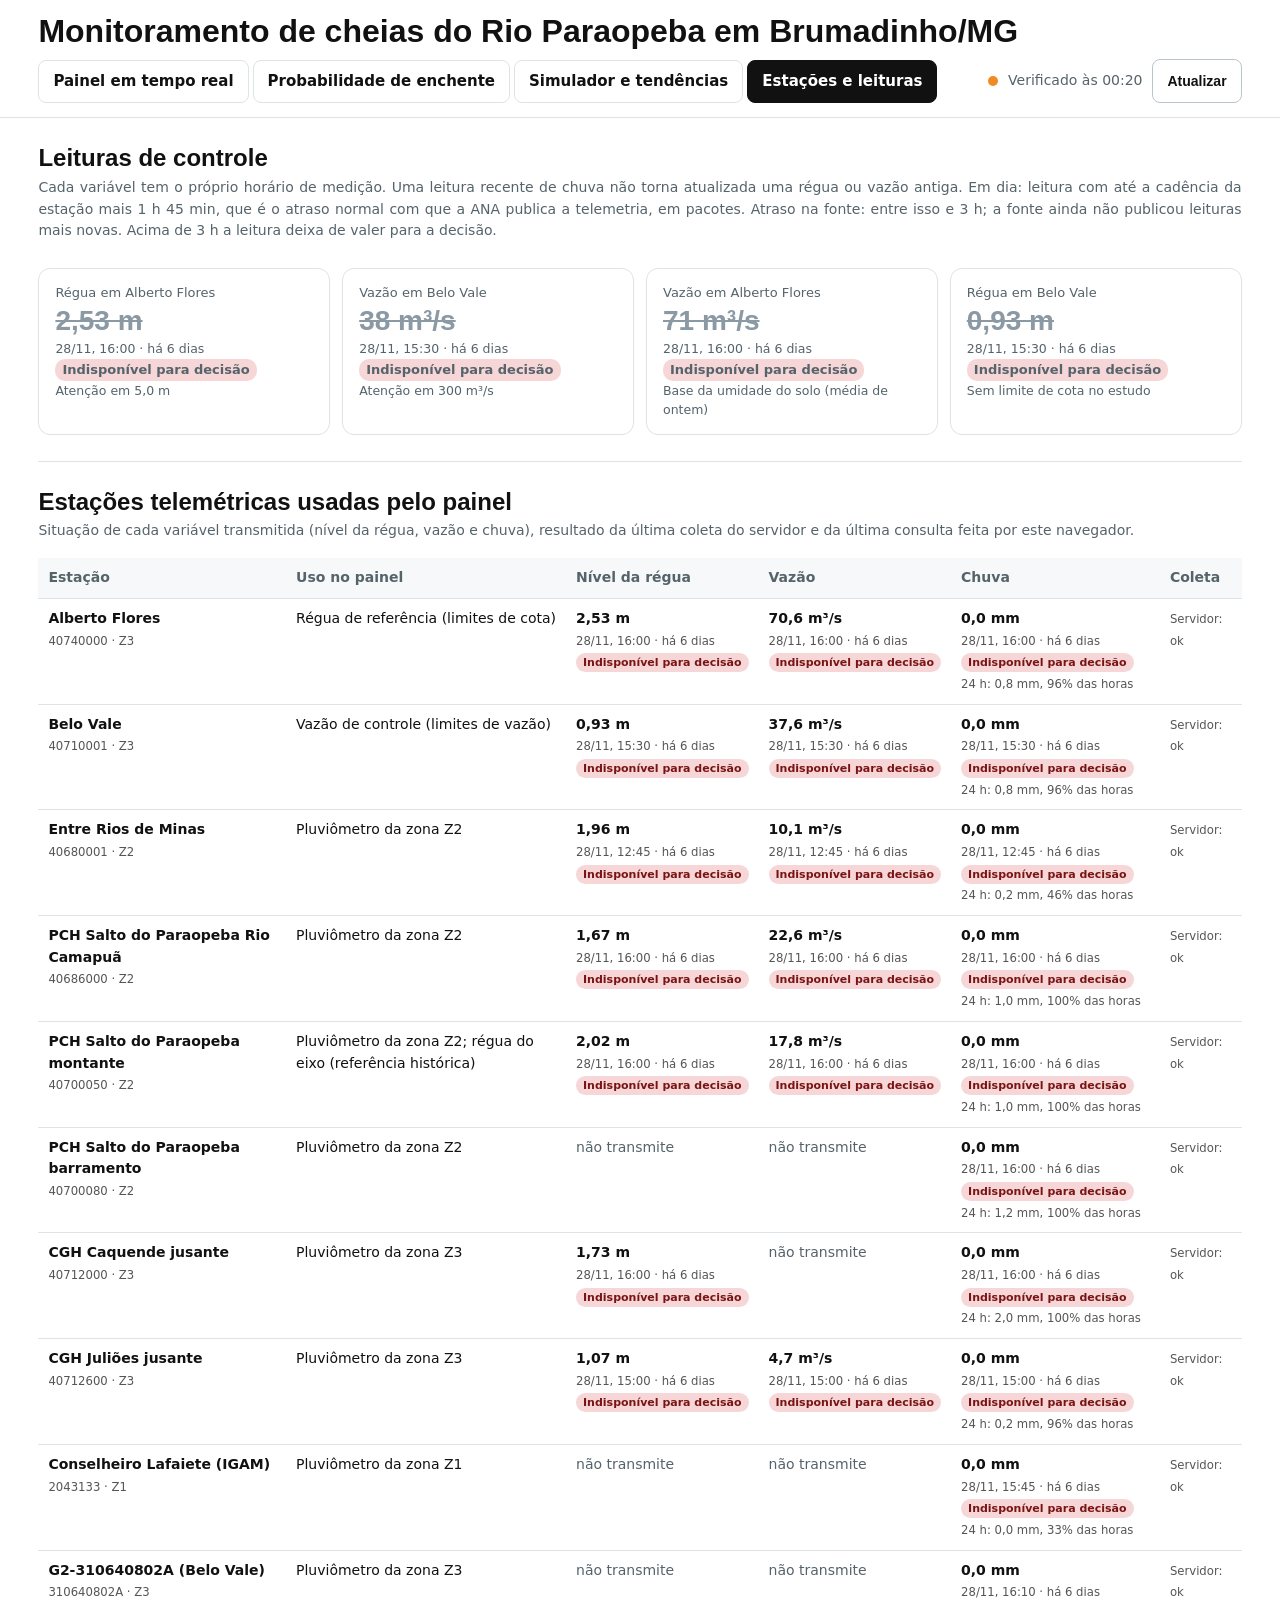
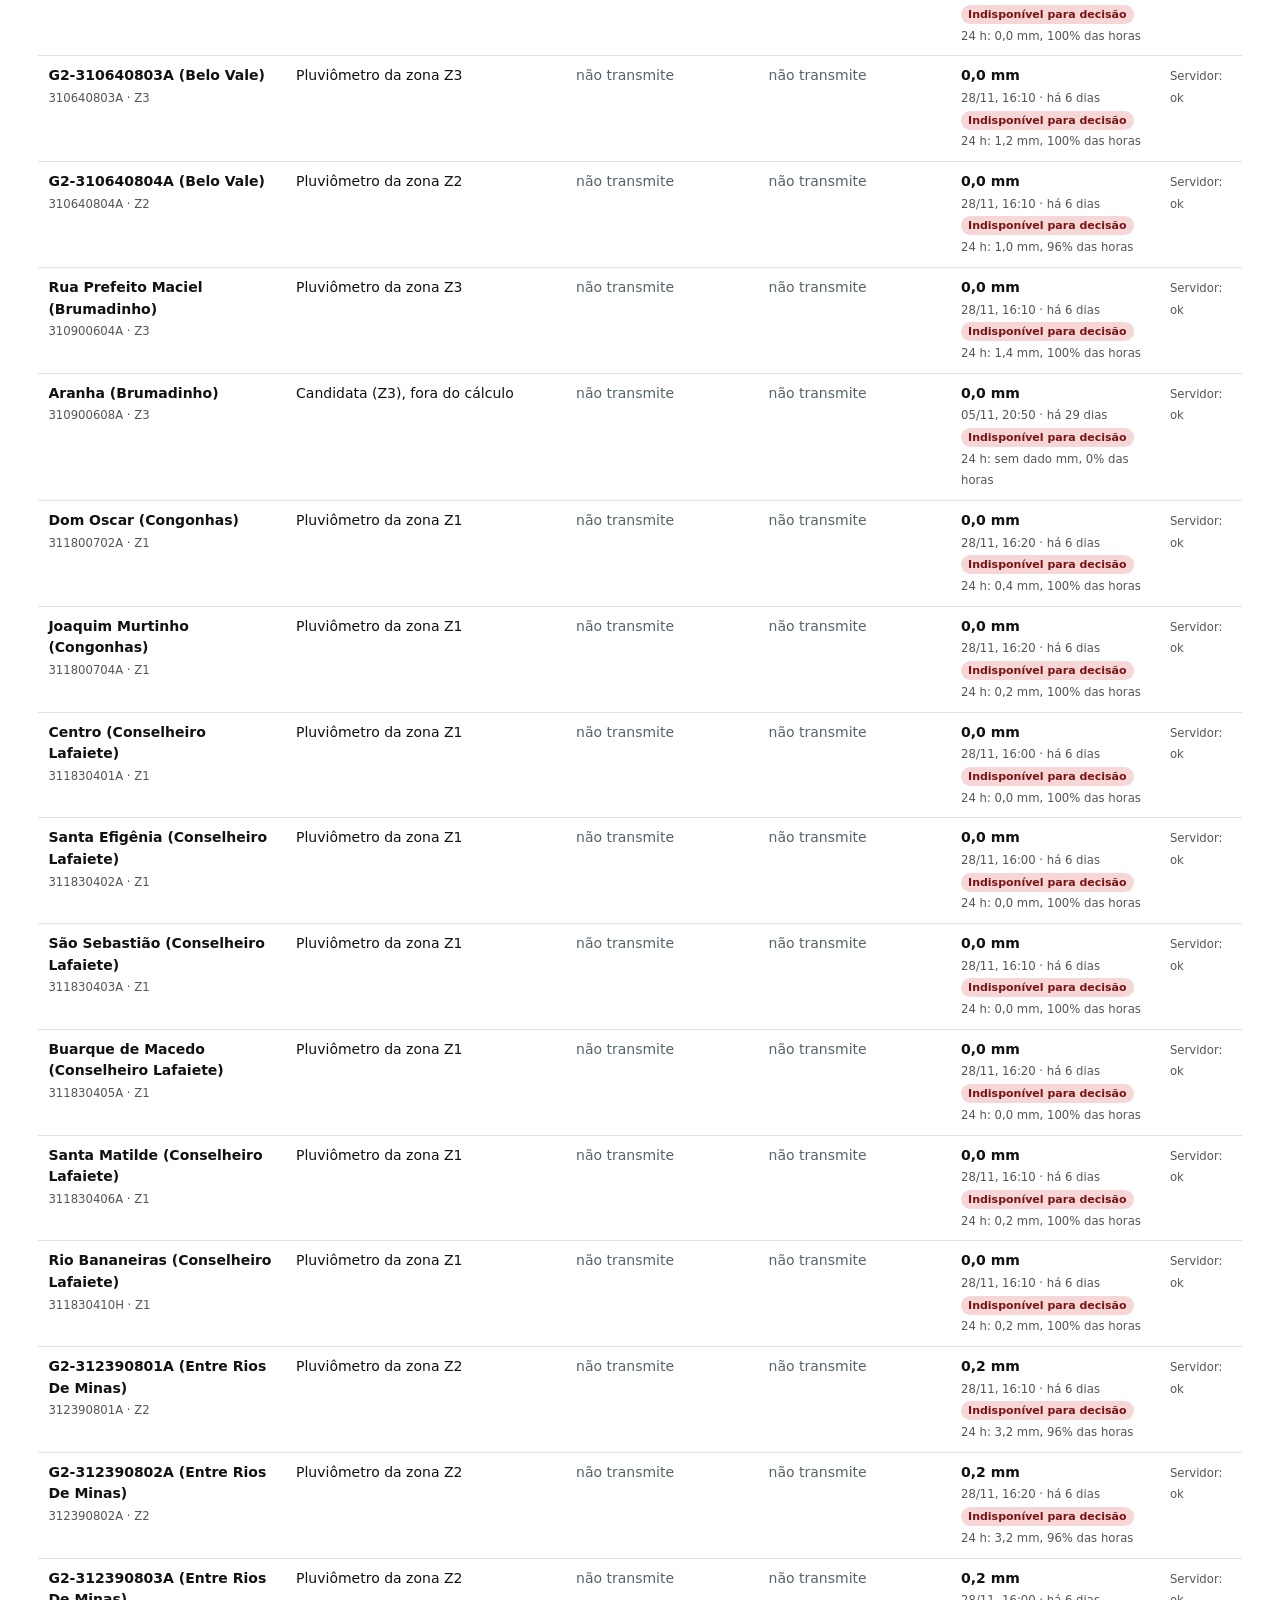
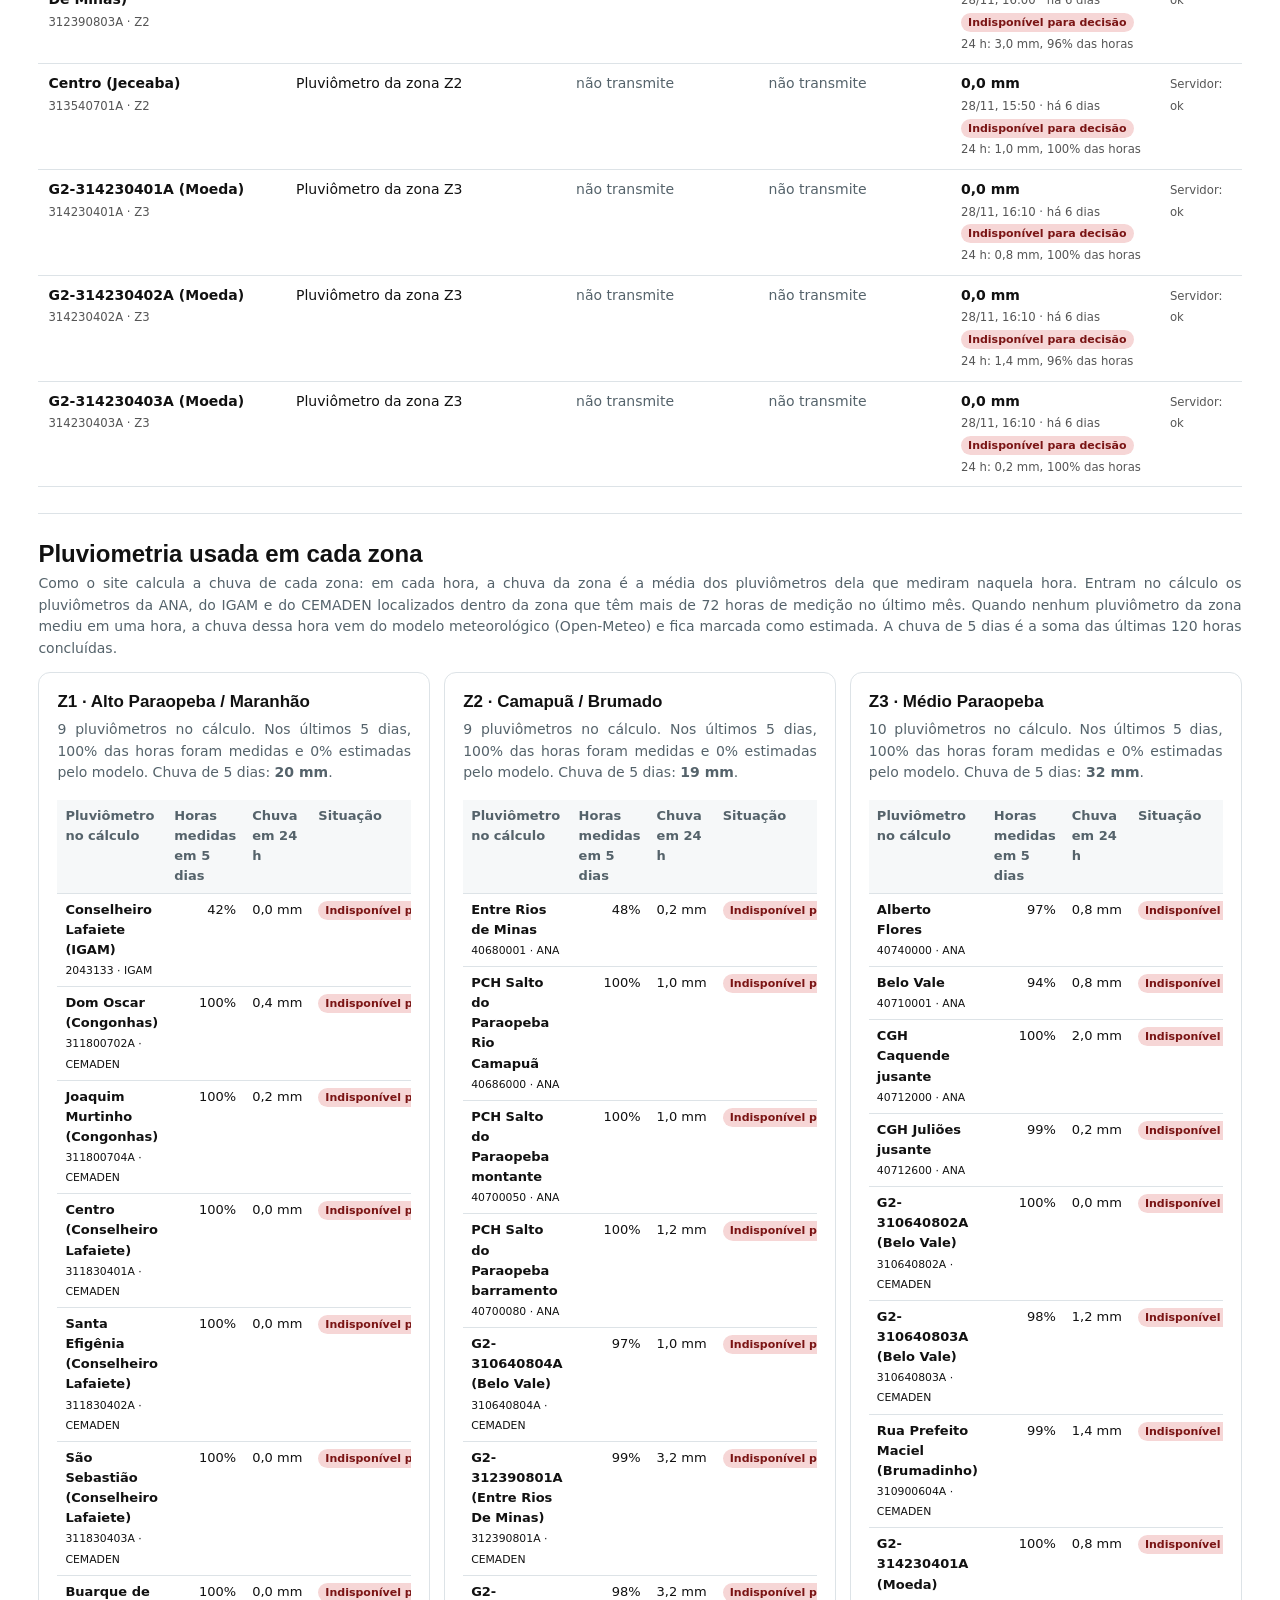
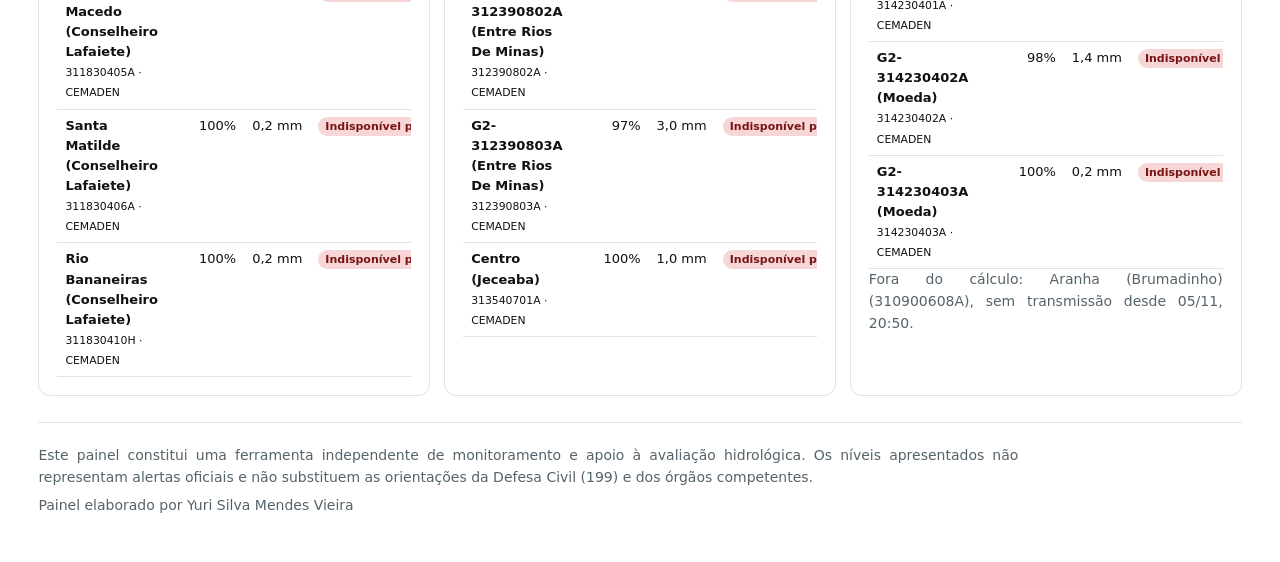
<file: estacoes.html>
<!DOCTYPE html>
<html lang="pt-BR">
<head>
<meta charset="utf-8">
<meta name="viewport" content="width=device-width,initial-scale=1">
<meta http-equiv="Content-Security-Policy" content="default-src 'self'; script-src 'self'; style-src 'self' 'unsafe-inline' https://fonts.googleapis.com; font-src https://fonts.gstatic.com; img-src 'self' data:; connect-src 'self' https://telemetriaws1.ana.gov.br https://api.open-meteo.com https://api.github.com; object-src 'none'; base-uri 'self'; form-action 'none'; upgrade-insecure-requests">
<meta name="referrer" content="no-referrer">
<title>Estações Paraopeba Brumadinho</title>
<link rel="preconnect" href="https://fonts.googleapis.com">
<link href="https://fonts.googleapis.com/css2?family=IBM+Plex+Sans:wght@400;500;600;700&family=IBM+Plex+Sans+Condensed:wght@600;700&display=swap" rel="stylesheet">
<link rel="stylesheet" href="estilo.css">
<script src="vendor/plotly-2.35.2.min.js" integrity="sha384-cCVCZkAjYNxaYKbM8lsArLznDF/SvMFr1jcZrvOpSTCa0W40ZAdLzHCEulnUa5i7" defer></script>
<script src="motor.js" defer></script>
<script src="comum.js" defer></script>
<script src="aovivo.js" defer></script>
<script src="estacoes.js" defer></script>
</head>
<body>
<header class="top"><div class="wrap hdr">
 <h1>Monitoramento de cheias do Rio Paraopeba em Brumadinho/MG</h1>
 <nav class="tabs"><a href="index.html">Painel em tempo real</a><a href="probabilidade.html">Probabilidade de enchente</a><a href="simulador.html">Simulador e tendências</a><a class="on" href="estacoes.html">Estações e leituras</a></nav>
 <div class="upd"><span class="dot" id="dot"></span><span id="upd">Carregando dados</span><button id="btnUpd" type="button">Atualizar</button></div>
</div></header>
<main class="wrap">
<div id="warn" class="warn" hidden></div>
<section>
 <h2>Leituras de controle</h2>
 <p class="note">Cada variável tem o próprio horário de medição. Uma leitura recente de chuva não torna atualizada uma régua ou vazão antiga. Em dia: leitura com até a cadência da estação mais 1 h 45 min, que é o atraso normal com que a ANA publica a telemetria, em pacotes. Atraso na fonte: entre isso e 3 h; a fonte ainda não publicou leituras mais novas. Acima de 3 h a leitura deixa de valer para a decisão.</p>
 <div class="kpis" id="ctl"></div>
</section>
<section>
 <h2>Estações telemétricas usadas pelo painel</h2>
 <p class="note">Situação de cada variável transmitida (nível da régua, vazão e chuva), resultado da última coleta do servidor e da última consulta feita por este navegador.</p>
 <div class="scroll"><table class="stack est"><thead><tr><th>Estação</th><th>Uso no painel</th><th>Nível da régua</th><th>Vazão</th><th>Chuva</th><th>Coleta</th></tr></thead><tbody id="tbEst"></tbody></table></div>
</section>
<section>
 <h2>Pluviometria usada em cada zona</h2>
 <p class="note">Como o site calcula a chuva de cada zona: em cada hora, a chuva da zona é a média dos pluviômetros dela que mediram naquela hora. Entram no cálculo os pluviômetros da ANA, do IGAM e do CEMADEN localizados dentro da zona que têm mais de 72 horas de medição no último mês. Quando nenhum pluviômetro da zona mediu em uma hora, a chuva dessa hora vem do modelo meteorológico (Open-Meteo) e fica marcada como estimada. A chuva de 5 dias é a soma das últimas 120 horas concluídas.</p>
 <div class="zpl" id="zpl"></div>
</section>
</main>
<footer class="wrap foot"><p>Este painel constitui uma ferramenta independente de monitoramento e apoio à avaliação hidrológica. Os níveis apresentados não representam alertas oficiais e não substituem as orientações da Defesa Civil (199) e dos órgãos competentes.</p><p>Painel elaborado por Yuri Silva Mendes Vieira</p></footer>
</body>
</html>
</file>
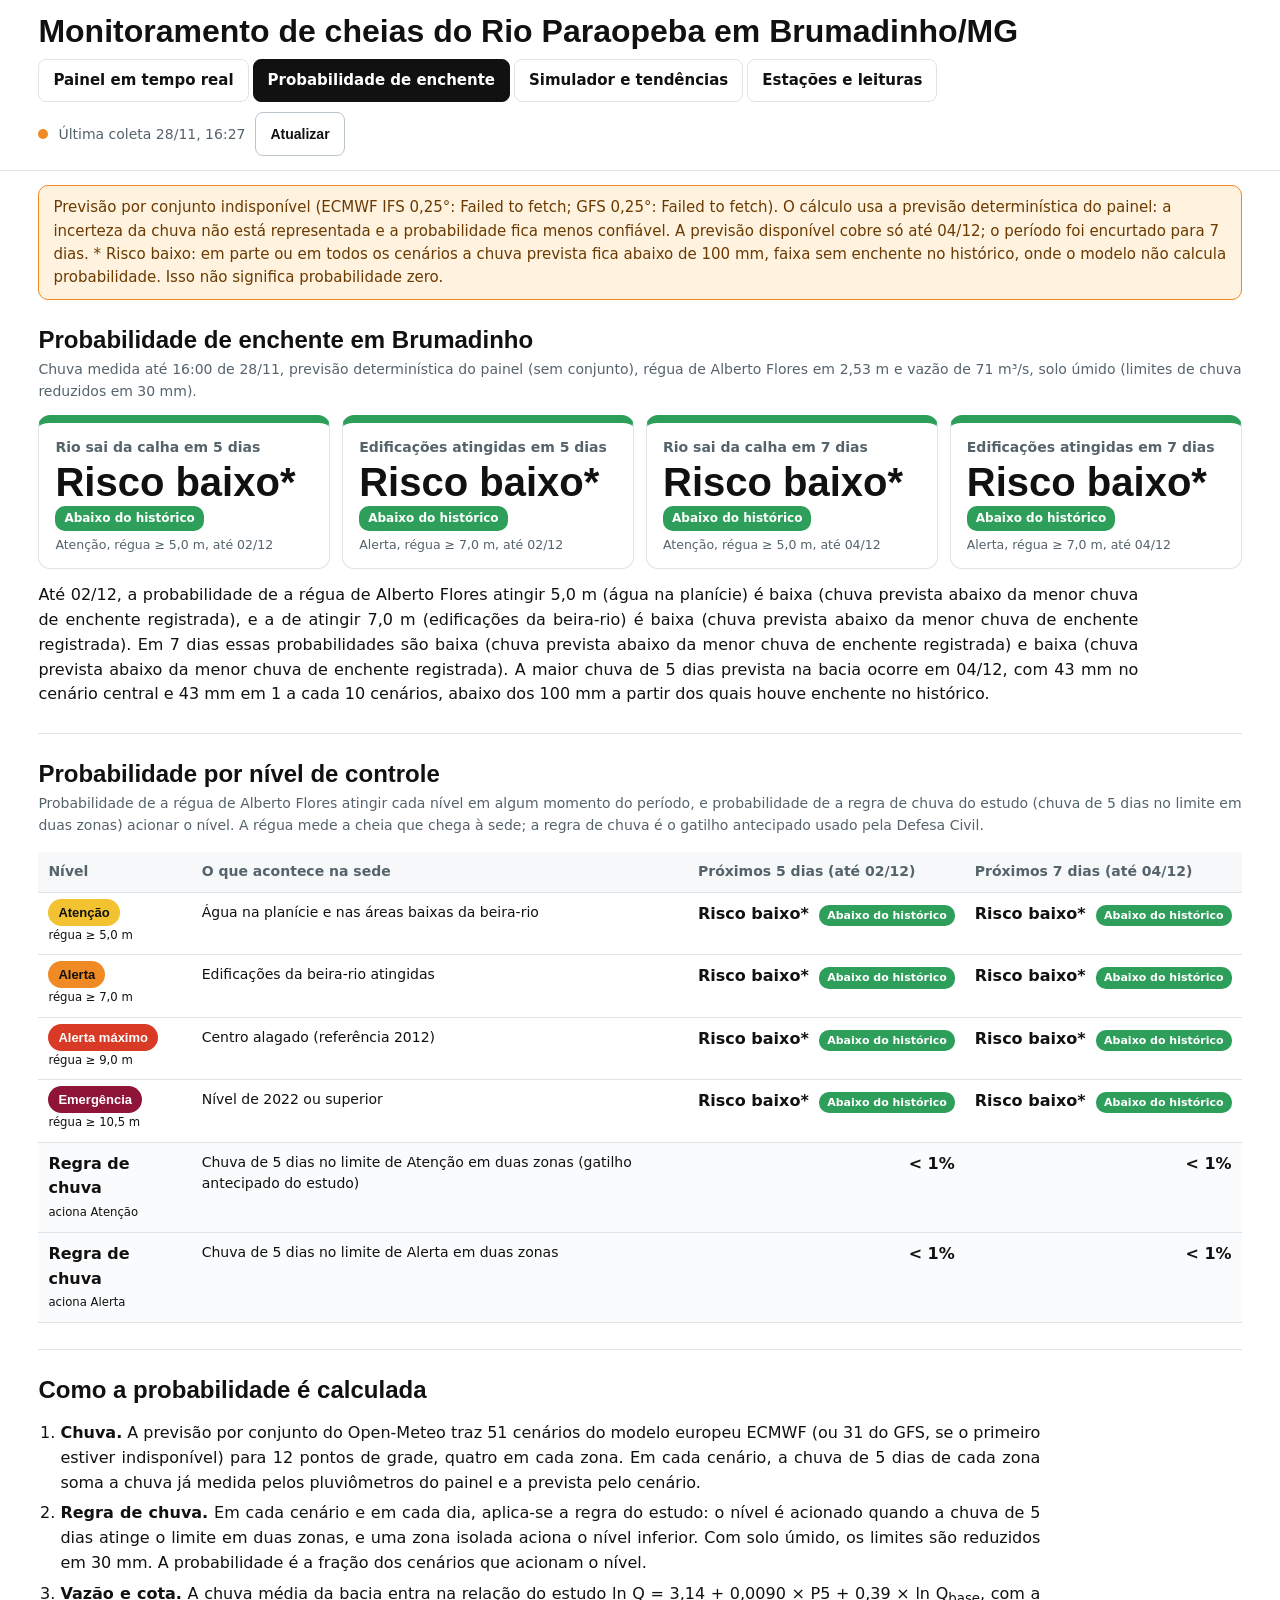
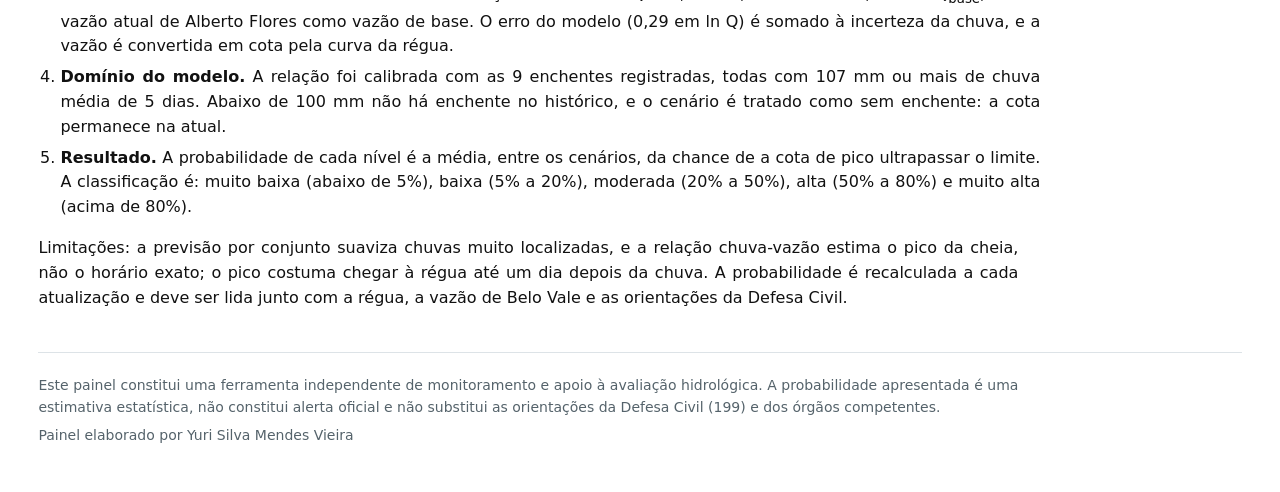
<file: probabilidade.html>
<!DOCTYPE html>
<html lang="pt-BR">
<head>
<meta charset="utf-8">
<meta name="viewport" content="width=device-width,initial-scale=1">
<meta http-equiv="Content-Security-Policy" content="default-src 'self'; script-src 'self'; style-src 'self' 'unsafe-inline' https://fonts.googleapis.com; font-src https://fonts.gstatic.com; img-src 'self' data:; connect-src 'self' https://telemetriaws1.ana.gov.br https://api.open-meteo.com https://ensemble-api.open-meteo.com https://api.github.com; object-src 'none'; base-uri 'self'; form-action 'none'; upgrade-insecure-requests">
<meta name="referrer" content="no-referrer">
<title>Probabilidade de enchente Brumadinho</title>
<link rel="preconnect" href="https://fonts.googleapis.com">
<link href="https://fonts.googleapis.com/css2?family=IBM+Plex+Sans:wght@400;500;600;700&family=IBM+Plex+Sans+Condensed:wght@600;700&display=swap" rel="stylesheet">
<link rel="stylesheet" href="estilo.css">
<script src="motor.js" defer></script>
<script src="comum.js" defer></script>
<script src="aovivo.js" defer></script>
<script src="probabilidade.js" defer></script>
</head>
<body>
<header class="top"><div class="wrap hdr">
 <h1>Monitoramento de cheias do Rio Paraopeba em Brumadinho/MG</h1>
 <nav class="tabs"><a href="index.html">Painel em tempo real</a><a class="on" href="probabilidade.html">Probabilidade de enchente</a><a href="simulador.html">Simulador e tendências</a><a href="estacoes.html">Estações e leituras</a></nav>
 <div class="upd"><span class="dot" id="dot"></span><span id="upd">Carregando dados</span><button id="btnUpd" type="button">Atualizar</button></div>
</div></header>
<main class="wrap">
<div id="warn" class="warn" hidden></div>

<section>
 <h2>Probabilidade de enchente em Brumadinho</h2>
 <p class="note" id="fonte">Calculando a partir da chuva medida, da previsão por conjunto e das relações do estudo hidrológico.</p>
 <div class="pb-head" id="head"></div>
 <p class="pb-resumo" id="resumo"></p>
</section>

<section>
 <h2>Probabilidade por nível de controle</h2>
 <p class="note">Probabilidade de a régua de Alberto Flores atingir cada nível em algum momento do período, e probabilidade de a regra de chuva do estudo (chuva de 5 dias no limite em duas zonas) acionar o nível. A régua mede a cheia que chega à sede; a regra de chuva é o gatilho antecipado usado pela Defesa Civil.</p>
 <div class="scroll"><table class="pbt"><thead><tr><th>Nível</th><th>O que acontece na sede</th><th id="h5">Próximos 5 dias</th><th id="h10">Próximos 10 dias</th></tr></thead><tbody id="tbP"></tbody></table></div>
</section>

<section class="crit">
 <h2>Como a probabilidade é calculada</h2>
 <ol>
  <li><b>Chuva.</b> A previsão por conjunto do Open-Meteo traz 51 cenários do modelo europeu ECMWF (ou 31 do GFS, se o primeiro estiver indisponível) para 12 pontos de grade, quatro em cada zona. Em cada cenário, a chuva de 5 dias de cada zona soma a chuva já medida pelos pluviômetros do painel e a prevista pelo cenário.</li>
  <li><b>Regra de chuva.</b> Em cada cenário e em cada dia, aplica-se a regra do estudo: o nível é acionado quando a chuva de 5 dias atinge o limite em duas zonas, e uma zona isolada aciona o nível inferior. Com solo úmido, os limites são reduzidos em 30 mm. A probabilidade é a fração dos cenários que acionam o nível.</li>
  <li><b>Vazão e cota.</b> A chuva média da bacia entra na relação do estudo ln Q = 3,14 + 0,0090 × P5 + 0,39 × ln Q<sub>base</sub>, com a vazão atual de Alberto Flores como vazão de base. O erro do modelo (0,29 em ln Q) é somado à incerteza da chuva, e a vazão é convertida em cota pela curva da régua.</li>
  <li><b>Domínio do modelo.</b> A relação foi calibrada com as 9 enchentes registradas, todas com 107 mm ou mais de chuva média de 5 dias. Abaixo de 100 mm não há enchente no histórico, e o cenário é tratado como sem enchente: a cota permanece na atual.</li>
  <li><b>Resultado.</b> A probabilidade de cada nível é a média, entre os cenários, da chance de a cota de pico ultrapassar o limite. A classificação é: muito baixa (abaixo de 5%), baixa (5% a 20%), moderada (20% a 50%), alta (50% a 80%) e muito alta (acima de 80%).</li>
 </ol>
 <p>Limitações: a previsão por conjunto suaviza chuvas muito localizadas, e a relação chuva-vazão estima o pico da cheia, não o horário exato; o pico costuma chegar à régua até um dia depois da chuva. A probabilidade é recalculada a cada atualização e deve ser lida junto com a régua, a vazão de Belo Vale e as orientações da Defesa Civil.</p>
</section>
</main>
<footer class="wrap foot"><p>Este painel constitui uma ferramenta independente de monitoramento e apoio à avaliação hidrológica. A probabilidade apresentada é uma estimativa estatística, não constitui alerta oficial e não substitui as orientações da Defesa Civil (199) e dos órgãos competentes.</p><p>Painel elaborado por Yuri Silva Mendes Vieira</p></footer>
</body>
</html>
</file>
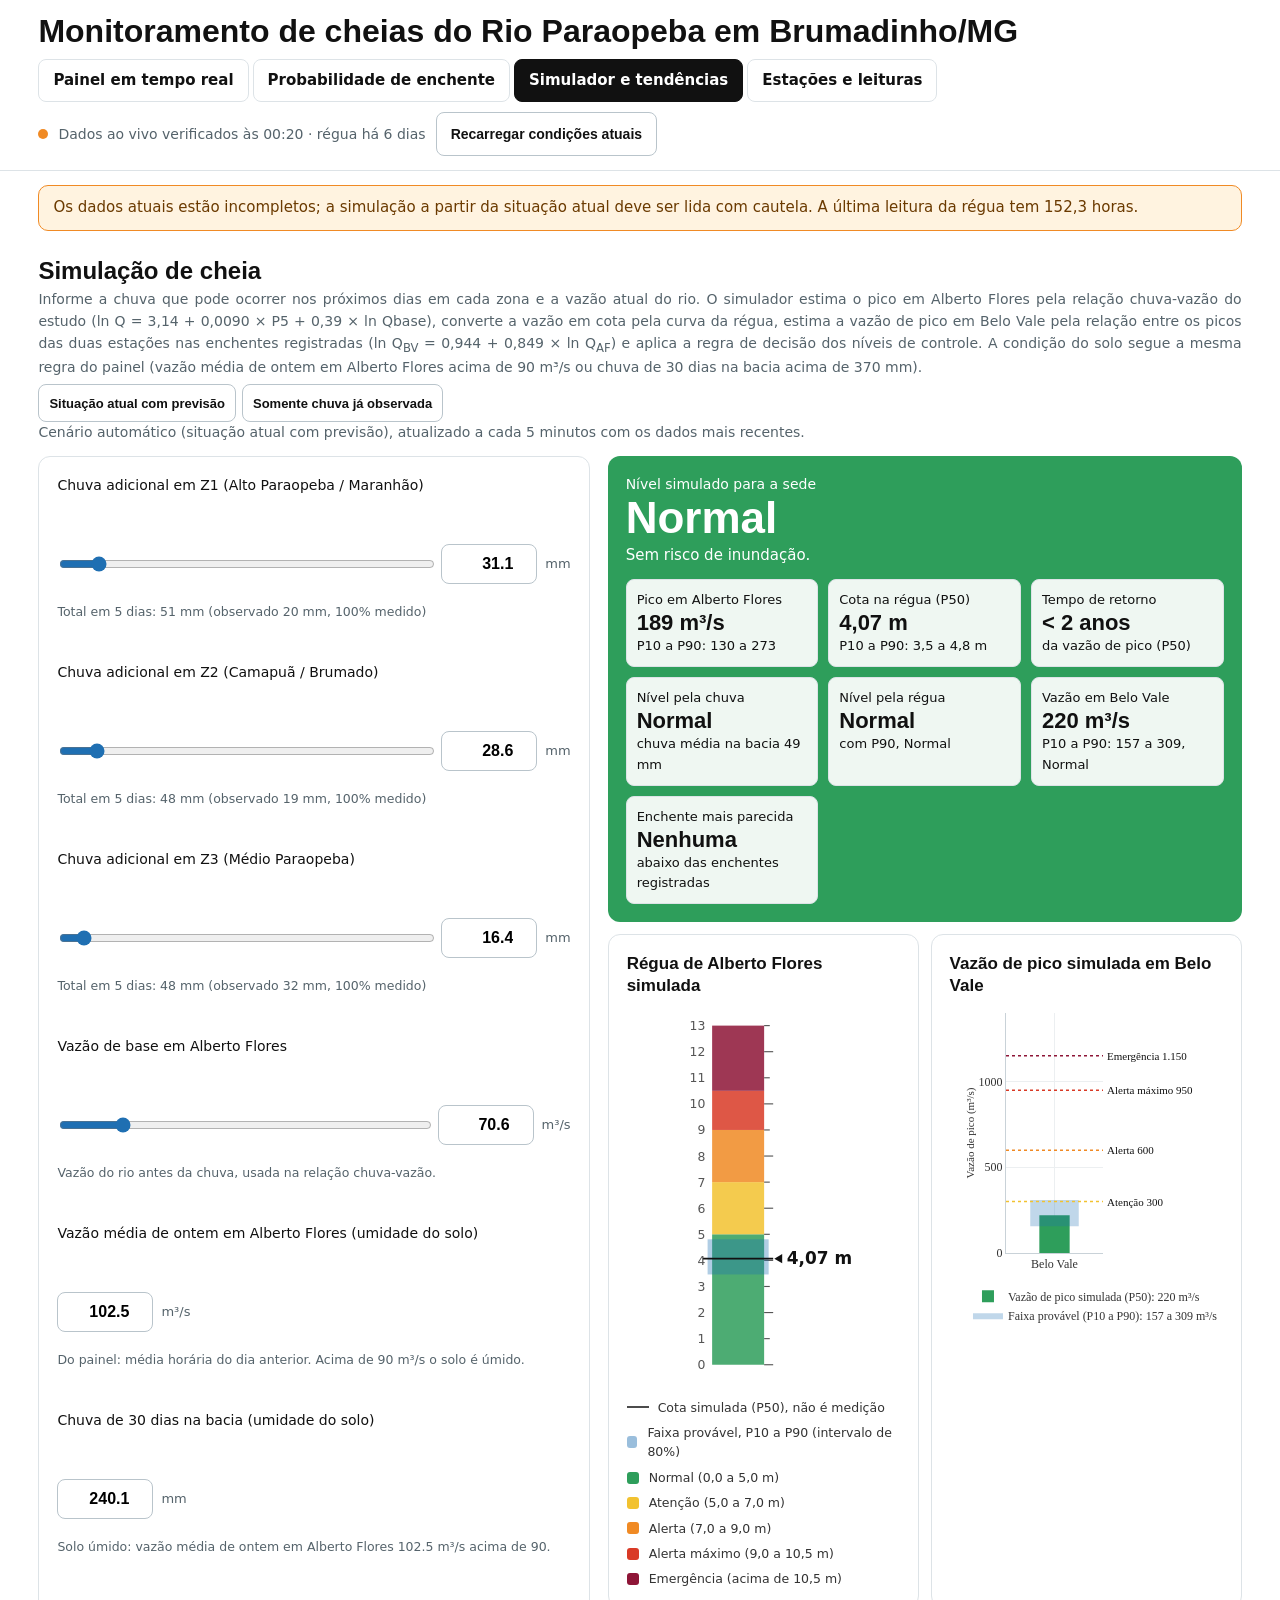
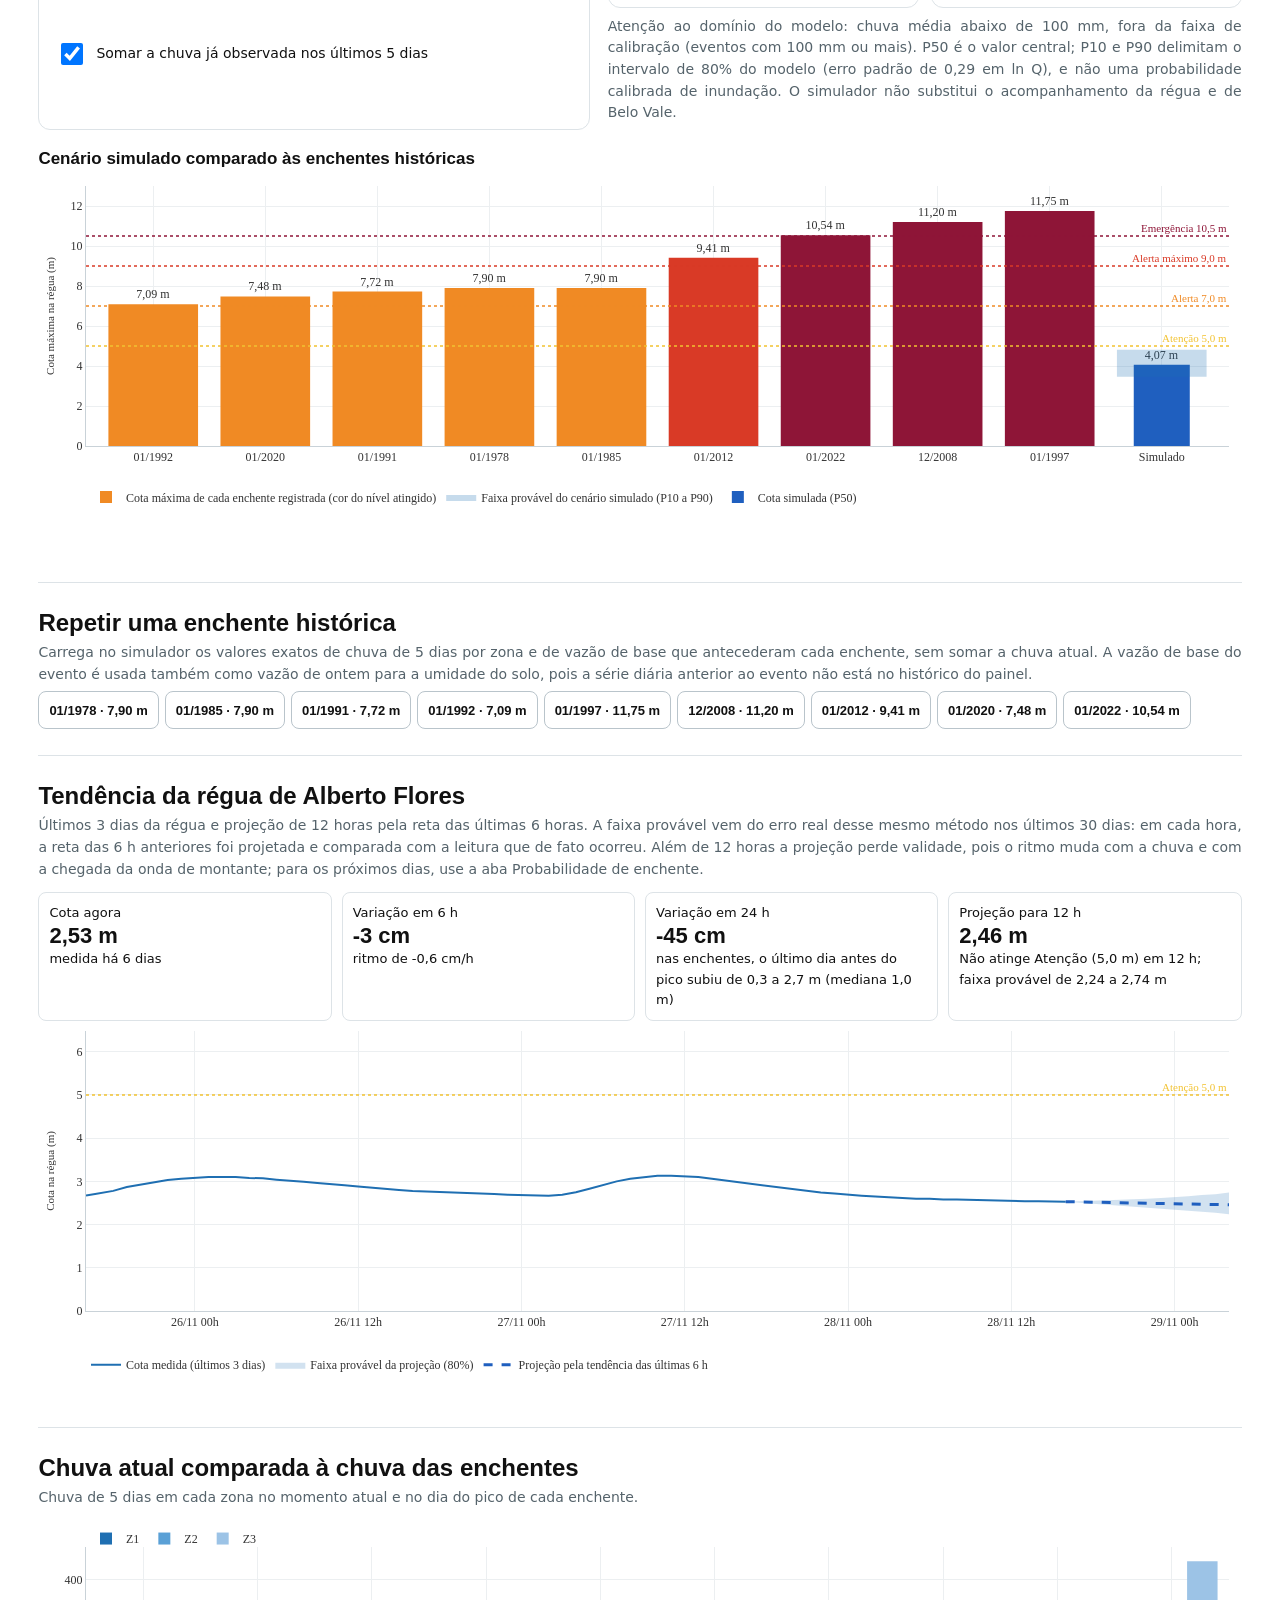
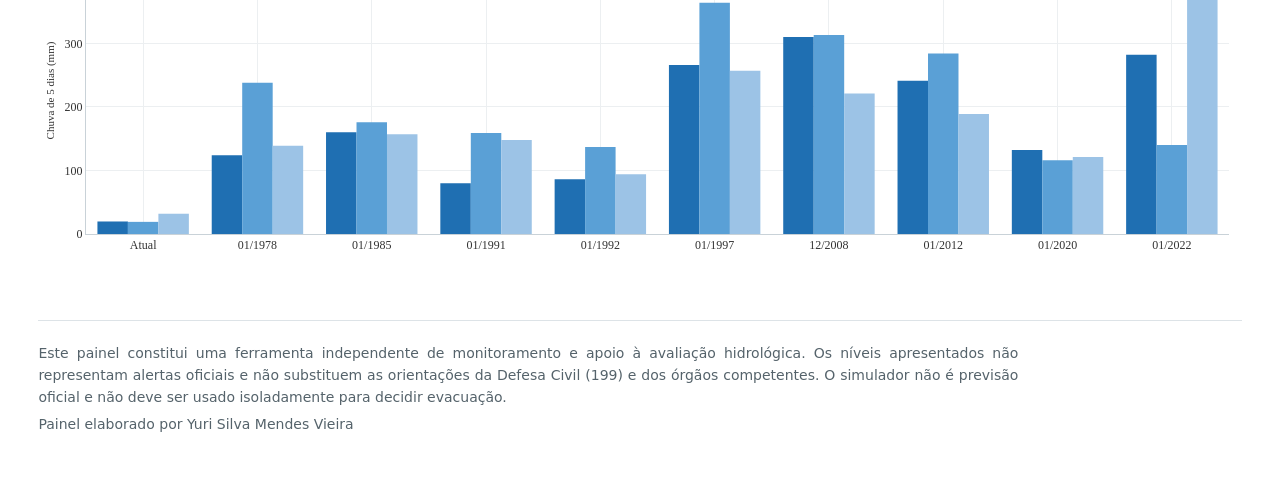
<file: simulador.html>
<!DOCTYPE html>
<html lang="pt-BR">
<head>
<meta charset="utf-8">
<meta name="viewport" content="width=device-width,initial-scale=1">
<meta http-equiv="Content-Security-Policy" content="default-src 'self'; script-src 'self'; style-src 'self' 'unsafe-inline' https://fonts.googleapis.com; font-src https://fonts.gstatic.com; img-src 'self' data:; connect-src 'self' https://telemetriaws1.ana.gov.br https://api.open-meteo.com https://api.github.com; object-src 'none'; base-uri 'self'; form-action 'none'; upgrade-insecure-requests">
<meta name="referrer" content="no-referrer">
<title>Simulador de cheias Brumadinho</title>
<link rel="preconnect" href="https://fonts.googleapis.com">
<link href="https://fonts.googleapis.com/css2?family=IBM+Plex+Sans:wght@400;500;600;700&family=IBM+Plex+Sans+Condensed:wght@600;700&display=swap" rel="stylesheet">
<link rel="stylesheet" href="estilo.css">
<script src="vendor/plotly-2.35.2.min.js" integrity="sha384-cCVCZkAjYNxaYKbM8lsArLznDF/SvMFr1jcZrvOpSTCa0W40ZAdLzHCEulnUa5i7" defer></script>
<script src="motor.js" defer></script>
<script src="comum.js" defer></script>
<script src="aovivo.js" defer></script>
<script src="simulador.js" defer></script>
</head>
<body>
<header class="top"><div class="wrap hdr">
 <h1>Monitoramento de cheias do Rio Paraopeba em Brumadinho/MG</h1>
 <nav class="tabs"><a href="index.html">Painel em tempo real</a><a href="probabilidade.html">Probabilidade de enchente</a><a class="on" href="simulador.html">Simulador e tendências</a><a href="estacoes.html">Estações e leituras</a></nav>
 <div class="upd"><span class="dot" id="dot"></span><span id="upd">Carregando dados</span><button id="btnRec" type="button">Recarregar condições atuais</button></div>
</div></header>
<main class="wrap">
<div id="warn" class="warn" hidden></div>

<section>
 <h2>Simulação de cheia<span class="scen" id="scen" hidden></span></h2>
 <p class="note">Informe a chuva que pode ocorrer nos próximos dias em cada zona e a vazão atual do rio. O simulador estima o pico em Alberto Flores pela relação chuva-vazão do estudo (ln Q = 3,14 + 0,0090 × P5 + 0,39 × ln Qbase), converte a vazão em cota pela curva da régua, estima a vazão de pico em Belo Vale pela relação entre os picos das duas estações nas enchentes registradas (ln Q<sub>BV</sub> = 0,944 + 0,849 × ln Q<sub>AF</sub>) e aplica a regra de decisão dos níveis de controle. A condição do solo segue a mesma regra do painel (vazão média de ontem em Alberto Flores acima de 90 m³/s ou chuva de 30 dias na bacia acima de 370 mm).</p>
 <div class="presets" id="presets">
  <button type="button" data-p="atual">Situação atual com previsão</button>
  <button type="button" data-p="zero">Somente chuva já observada</button>
 </div>
 <p class="note" id="modo"></p>
 <div class="sim">
  <div class="panel ctl" id="ctl">
   <div class="campo" data-z="Z1"><label for="aZ1">Chuva adicional em Z1 (Alto Paraopeba / Maranhão)</label><div class="par"><input type="range" id="rZ1" min="0" max="350" step="1" aria-label="Chuva adicional em Z1"><input type="number" id="aZ1" min="0" step="1" inputmode="decimal"><span>mm</span></div><span class="ajuda" id="sZ1"></span><div class="manual" id="mZ1" hidden><label for="oZ1m">Chuva observada em Z1 indisponível: informe os 5 dias observados (mm)</label><input type="number" id="oZ1m" min="0" step="0.1" inputmode="decimal"></div></div>
   <div class="campo" data-z="Z2"><label for="aZ2">Chuva adicional em Z2 (Camapuã / Brumado)</label><div class="par"><input type="range" id="rZ2" min="0" max="350" step="1" aria-label="Chuva adicional em Z2"><input type="number" id="aZ2" min="0" step="1" inputmode="decimal"><span>mm</span></div><span class="ajuda" id="sZ2"></span><div class="manual" id="mZ2" hidden><label for="oZ2m">Chuva observada em Z2 indisponível: informe os 5 dias observados (mm)</label><input type="number" id="oZ2m" min="0" step="0.1" inputmode="decimal"></div></div>
   <div class="campo" data-z="Z3"><label for="aZ3">Chuva adicional em Z3 (Médio Paraopeba)</label><div class="par"><input type="range" id="rZ3" min="0" max="350" step="1" aria-label="Chuva adicional em Z3"><input type="number" id="aZ3" min="0" step="1" inputmode="decimal"><span>mm</span></div><span class="ajuda" id="sZ3"></span><div class="manual" id="mZ3" hidden><label for="oZ3m">Chuva observada em Z3 indisponível: informe os 5 dias observados (mm)</label><input type="number" id="oZ3m" min="0" step="0.1" inputmode="decimal"></div></div>
   <div class="campo"><label for="qb">Vazão de base em Alberto Flores</label><div class="par"><input type="range" id="rqb" min="10" max="400" step="1" aria-label="Vazão de base"><input type="number" id="qb" min="1" step="1" inputmode="decimal"><span>m³/s</span></div><span class="ajuda">Vazão do rio antes da chuva, usada na relação chuva-vazão.</span></div>
   <div class="campo"><label for="qo">Vazão média de ontem em Alberto Flores (umidade do solo)</label><div class="par"><input type="number" id="qo" min="0" step="0.1" inputmode="decimal"><span>m³/s</span></div><span class="ajuda" id="sqo"></span></div>
   <div class="campo"><label for="p30">Chuva de 30 dias na bacia (umidade do solo)</label><div class="par"><input type="number" id="p30" min="0" step="0.1" inputmode="decimal"><span>mm</span></div><span class="ajuda" id="solo"></span></div>
   <label class="chk"><input type="checkbox" id="obs" checked><span>Somar a chuva já observada nos últimos 5 dias</span></label>
  </div>
  <div>
   <div class="res" id="res"><div style="font-size:14px">Nível simulado para a sede</div><div class="big" id="rN">...</div><div id="rT" style="font-size:15px;margin-top:4px"></div>
    <div class="rgrid" id="rG"></div></div>
   <div class="simvis">
    <div class="panel"><h3>Régua de Alberto Flores simulada</h3><div id="rSvg"></div></div>
    <div class="panel"><h3>Vazão de pico simulada em Belo Vale</h3><div id="bvSim" class="fig"></div></div>
   </div>
   <p class="note" id="rNote" style="margin-top:8px"></p>
  </div>
 </div>
 <h3>Cenário simulado comparado às enchentes históricas</h3>
 <div class="fig tall" id="gCmp"></div>
</section>

<section>
 <h2>Repetir uma enchente histórica</h2>
 <p class="note">Carrega no simulador os valores exatos de chuva de 5 dias por zona e de vazão de base que antecederam cada enchente, sem somar a chuva atual. A vazão de base do evento é usada também como vazão de ontem para a umidade do solo, pois a série diária anterior ao evento não está no histórico do painel.</p>
 <div class="presets" id="presetsH"></div>
</section>

<section>
 <h2>Tendência da régua de Alberto Flores</h2>
 <p class="note">Últimos 3 dias da régua e projeção de 12 horas pela reta das últimas 6 horas. A faixa provável vem do erro real desse mesmo método nos últimos 30 dias: em cada hora, a reta das 6 h anteriores foi projetada e comparada com a leitura que de fato ocorreu. Além de 12 horas a projeção perde validade, pois o ritmo muda com a chuva e com a chegada da onda de montante; para os próximos dias, use a aba Probabilidade de enchente.</p>
 <div class="rgrid r4" id="tG"></div>
 <div class="fig tall" id="gTr"></div>
</section>

<section>
 <h2>Chuva atual comparada à chuva das enchentes</h2>
 <p class="note">Chuva de 5 dias em cada zona no momento atual e no dia do pico de cada enchente.</p>
 <div class="fig tall" id="gCh"></div>
</section>
</main>
<footer class="wrap foot"><p>Este painel constitui uma ferramenta independente de monitoramento e apoio à avaliação hidrológica. Os níveis apresentados não representam alertas oficiais e não substituem as orientações da Defesa Civil (199) e dos órgãos competentes. O simulador não é previsão oficial e não deve ser usado isoladamente para decidir evacuação.</p><p>Painel elaborado por Yuri Silva Mendes Vieira</p></footer>
</body>
</html>
</file>
<file: estilo.css>
/* VOICE: sala de situação da Defesa Civil, clara e direta
   IDEA: painel de instrumentação de barragem, com régua, níveis de controle e semáforo
   PICTURE: faixa de nível no topo, mapa das zonas e mostradores de chuva
   COLOUR and TYPE: fundo branco, texto preto, escala de níveis verde-amarelo-laranja-vermelho; IBM Plex
   LAYOUT: faixa de nível, indicadores, alertas e mapa, zonas alinhadas, régua, Belo Vale, ações, critérios */
:root{color-scheme:light;--bg:#ffffff;--ink:#111111;--mute:#55636b;--line:#dde3e7;--panel:#f6f8f9;--acc:#1f6fb2;
--n0:#2e9e5b;--n1:#f2c230;--n2:#f08a24;--n3:#d93a26;--n4:#8e1537}
*{box-sizing:border-box;min-width:0}
html{scroll-padding-top:72px}
body{margin:0;background:var(--bg);color:var(--ink);font:16px/1.55 "IBM Plex Sans",system-ui,sans-serif;overflow-x:clip}
.wrap{max-width:1280px;margin:0 auto;padding:0 max(3vw,14px)}
h1{font:700 clamp(22px,2.8vw,32px)/1.1 "IBM Plex Sans Condensed",sans-serif;margin:0;text-wrap:balance}
h2{font:700 24px/1.2 "IBM Plex Sans Condensed",sans-serif;margin:0 0 4px}
h3{font:600 17px/1.3 "IBM Plex Sans",sans-serif;margin:18px 0 6px}
.note{color:var(--mute);font-size:14px;margin:0 0 6px}
header.top{border-bottom:1px solid var(--line);padding:14px 0;position:sticky;top:0;background:rgba(255,255,255,.96);z-index:5;backdrop-filter:blur(6px)}
.hdr{display:flex;flex-wrap:wrap;gap:10px 24px;align-items:center;justify-content:space-between}
.tabs{display:flex;gap:4px;flex-wrap:wrap}
.tabs a{padding:9px 14px;border-radius:8px;color:var(--ink);text-decoration:none;font-weight:600;font-size:15px;border:1px solid var(--line)}
.tabs a.on{background:var(--ink);color:#fff;border-color:var(--ink)}
.upd{font-size:14px;color:var(--mute);display:flex;gap:10px;align-items:center}
.dot{width:10px;height:10px;border-radius:50%;background:var(--n0);display:inline-block;animation:pulse 2.4s infinite}
.dot.old{background:var(--n2);animation:none}
@keyframes pulse{0%{box-shadow:0 0 0 0 rgba(46,158,91,.5)}70%{box-shadow:0 0 0 9px rgba(46,158,91,0)}100%{box-shadow:0 0 0 0 rgba(46,158,91,0)}}
@media(prefers-reduced-motion:reduce){.dot{animation:none}}
button{font:600 14px "IBM Plex Sans",sans-serif;background:#fff;color:var(--ink);border:1px solid #b9c4cb;border-radius:8px;padding:10px 14px;min-height:44px;cursor:pointer}
button:hover{background:var(--panel)}
button:focus-visible,a:focus-visible,input:focus-visible,select:focus-visible{outline:3px solid var(--acc);outline-offset:2px}
.banner{padding:22px 0;transition:background .4s}
.banner .wrap{display:grid;grid-template-columns:minmax(0,1fr) minmax(0,1.4fr);gap:18px;align-items:center}
@media(max-width:860px){.banner .wrap{grid-template-columns:minmax(0,1fr)}}
.bn-k{font-size:14px;opacity:.85}
.bn-v{font:700 clamp(38px,6vw,60px)/1 "IBM Plex Sans Condensed",sans-serif}
.bn-t{font-size:15px;margin-top:6px;max-width:520px}
.steps{list-style:none;margin:0;padding:0;display:grid;grid-template-columns:repeat(5,minmax(0,1fr));gap:4px}
.steps li{background:rgba(255,255,255,.85);color:#111;border-radius:6px;padding:10px 6px 8px;font-size:13px;font-weight:600;text-align:center;border-bottom:6px solid var(--c);opacity:.55}
.steps li.past{opacity:.8}
.steps li.cur{opacity:1;background:#fff;box-shadow:0 2px 10px rgba(0,0,0,.2);transform:translateY(-3px)}
main section{padding:26px 0;border-bottom:1px solid var(--line)}
.kpis{display:grid;grid-template-columns:repeat(4,minmax(0,1fr));gap:12px;padding-top:20px!important}
@media(max-width:860px){.kpis{grid-template-columns:repeat(2,minmax(0,1fr))}}
.kpi{border:1px solid var(--line);border-radius:12px;padding:14px 16px;display:grid;grid-template-columns:28px minmax(0,1fr);column-gap:10px;align-items:start}
.kpi .ic{width:26px;height:26px;color:var(--acc);grid-row:span 3}
.kpi span{font-size:13px;color:var(--mute)}
.kpi b{font:700 28px/1.15 "IBM Plex Sans Condensed",sans-serif;white-space:nowrap}
.kpi em{font-style:normal;font-size:12.5px;color:var(--mute)}
.grid2{display:grid;grid-template-columns:minmax(0,1fr) minmax(0,1fr);gap:18px}
@media(max-width:900px){.grid2{grid-template-columns:minmax(0,1fr)}}
.panel{border:1px solid var(--line);border-radius:12px;padding:18px}
.alerts{list-style:none;margin:8px 0 0;padding:0;display:grid;gap:6px}
.alerts li{padding:10px 12px;border-radius:8px;background:var(--panel);border-left:5px solid #8a99a3;font-size:15px}
.ind{display:grid;gap:4px}
.ind div{display:flex;justify-content:space-between;gap:10px;align-items:center;border-top:1px solid var(--line);padding-top:6px;font-size:15px}
.chip{flex:none;font:600 13px/1 "IBM Plex Sans",sans-serif;padding:6px 10px;border-radius:20px;white-space:nowrap}
.fc{display:grid;grid-template-columns:repeat(3,minmax(0,1fr));gap:8px}
.fc div{background:var(--panel);border-radius:8px;padding:10px;font-size:13px}
.fc b{display:block;font-size:16px}.fc small{color:var(--mute)}
.map{width:100%;height:auto;max-height:520px;display:block}
.map .zl{font:700 18px "IBM Plex Sans Condensed",sans-serif;fill:#111}
.map .zv{font:600 14px "IBM Plex Sans",sans-serif;fill:#111}
.map .ml{font:600 13px "IBM Plex Sans",sans-serif;fill:#111}
.leg{display:flex;flex-wrap:wrap;gap:6px 14px;font-size:13px;color:var(--mute);margin-top:8px}
.leg i{display:inline-block;width:12px;height:12px;border-radius:3px;margin-right:5px;vertical-align:-1px}
.leg i.sq{background:#1f6fb2}.leg i.ci{background:#111;border-radius:50%}
.zones{display:grid;grid-template-columns:repeat(3,minmax(0,1fr));grid-template-rows:auto auto auto auto 270px;column-gap:16px;margin-top:12px}
.card{display:grid;grid-template-rows:subgrid;grid-row:span 5;row-gap:8px;border:1px solid var(--line);border-radius:12px;padding:16px}
@media(max-width:1000px){.zones{grid-template-columns:minmax(0,1fr);grid-template-rows:none;row-gap:16px}.card{grid-template-rows:auto auto auto auto 270px;grid-row:auto}}
.ch{display:flex;justify-content:space-between;gap:8px;align-items:center}
.gw{position:relative;max-width:260px;width:100%;margin:0 auto}
.gauge{width:100%;height:auto;display:block}
.gv{text-align:center;margin-top:2px;font:700 34px/1 "IBM Plex Sans Condensed",sans-serif}
.gv small{display:block;font:500 12px "IBM Plex Sans",sans-serif;color:var(--mute);margin-top:2px}
.row4{display:grid;grid-template-columns:repeat(4,minmax(0,1fr));gap:6px;font-size:12.5px;color:var(--mute);text-align:center;border-top:1px solid var(--line);border-bottom:1px solid var(--line);padding:8px 0}
.row4 b{display:block;color:var(--ink);font-size:17px}
.fig{position:relative;height:270px}
.fig.tall{height:380px}
.hd{display:flex;flex-wrap:wrap;gap:8px 16px;align-items:end;justify-content:space-between}
.two{display:grid;grid-template-columns:200px minmax(0,1fr);gap:18px;margin-top:12px}
@media(max-width:700px){.two{grid-template-columns:minmax(0,1fr)}.regua{max-width:220px;margin:0 auto}}
.regua{width:100%;height:380px}
.acts{display:grid;grid-template-columns:repeat(4,minmax(0,1fr));gap:12px;margin-top:12px}
@media(max-width:900px){.acts{grid-template-columns:repeat(2,minmax(0,1fr))}}
@media(max-width:520px){.acts{grid-template-columns:minmax(0,1fr)}}
.act{border:1px solid var(--line);border-top:8px solid var(--c);border-radius:12px;padding:14px}
.act b{font:700 20px "IBM Plex Sans Condensed",sans-serif}
.act p{margin:6px 0 0;font-size:14px;color:var(--mute)}
.act p.a{color:var(--ink);font-weight:500}
table{width:100%;border-collapse:collapse;font-size:14px;margin-top:10px}
th,td{text-align:left;padding:9px 10px;border-bottom:1px solid var(--line);vertical-align:top}
th{color:var(--mute);font-weight:600;background:var(--panel)}
td.n{text-align:right;font-variant-numeric:tabular-nums;white-space:nowrap}
.st{font-size:13px;padding:3px 8px;border-radius:12px;background:#eceff1;color:#555}
.st.ok{background:#e3f4ea;color:#1d6b3e}
.scroll{overflow-x:auto}
.crit p,.crit li{text-align:justify;max-width:980px}
.crit ol{padding-left:22px}.crit li{margin-bottom:6px}
.warn{background:#fff3e0;border:1px solid var(--n2);color:#6b3a00;border-radius:10px;padding:10px 14px;margin-top:14px;font-size:15px}
.foot{padding-top:22px;padding-bottom:40px;color:var(--mute);font-size:14px}
@media(max-width:600px){table{font-size:13px}.stack thead{display:none}.stack tr{display:grid;padding-block:8px;border-bottom:1px solid var(--line)}.stack td{display:flow-root;border:0;padding:3px 0;padding-inline-start:8.5em;text-align:start}.stack td::before{content:attr(data-l);float:inline-start;width:8em;margin-inline-start:-8.5em;color:var(--mute)}.stack td:empty{display:none}}
/* simulador */
.sim{display:grid;grid-template-columns:minmax(0,1fr) minmax(0,1.15fr);gap:18px;margin-top:12px}
@media(max-width:900px){.sim{grid-template-columns:minmax(0,1fr)}}
.ctl{display:grid;gap:12px}
.campo{display:grid;gap:4px;font-size:14px}
.campo>label{font-weight:500}
.par{display:grid;grid-template-columns:minmax(0,1fr) 96px auto;gap:8px;align-items:center}
.par span{color:var(--mute);font-size:13px}
.par input[type=number]{width:96px;min-height:40px;font:600 16px "IBM Plex Sans",sans-serif;padding:6px 8px;border:1px solid #b9c4cb;border-radius:8px;text-align:right}
.campo .par:has(> input[type=number]:only-of-type):not(:has(input[type=range])){grid-template-columns:96px auto}
.ajuda{color:var(--mute);font-size:12.5px}
.manual{display:grid;gap:4px;background:#fff3e0;border:1px solid var(--n2);border-radius:8px;padding:8px 10px;font-size:13px}
.manual[hidden]{display:none}
.manual input{width:140px;min-height:40px;font:600 16px "IBM Plex Sans",sans-serif;padding:6px 8px;border:1px solid #b9c4cb;border-radius:8px}
.chk{display:flex;gap:10px;align-items:center;font-size:14px}
.chk input{width:22px;height:22px;flex:none}
.ctl input[type=range]{width:100%;accent-color:var(--acc);min-height:32px}
.ctl output{font:700 16px "IBM Plex Sans Condensed",sans-serif;white-space:nowrap}
.presets{display:flex;flex-wrap:wrap;gap:6px}
.presets button{min-height:38px;padding:6px 10px;font-size:13px}
.res{border-radius:12px;padding:18px;color:#111}
.res .big{font:700 44px/1 "IBM Plex Sans Condensed",sans-serif}
.rgrid{display:grid;grid-template-columns:repeat(3,minmax(0,1fr));gap:10px;margin-top:12px}
.rgrid div{background:rgba(255,255,255,.92);color:#111;border:1px solid var(--line);border-radius:8px;padding:10px;font-size:13px}
.rgrid b{display:block;font:700 22px "IBM Plex Sans Condensed",sans-serif;white-space:nowrap}
.scen{display:inline-block;margin-left:14px;padding:3px 10px;border-radius:6px;background:#111;color:#fff;font:600 15px "IBM Plex Sans",sans-serif;vertical-align:middle}
.simvis{display:grid;grid-template-columns:repeat(2,minmax(0,1fr));gap:12px;margin-top:12px}
.simvis h3{margin:0 0 6px}
#bvSim{height:340px}
@media(max-width:600px){.rgrid{grid-template-columns:repeat(2,minmax(0,1fr))}.rgrid b{white-space:normal;font-size:19px}.rgrid.r4{grid-template-columns:repeat(2,minmax(0,1fr))}#bvSim{height:300px}.res .big{font-size:36px}}
@media(max-width:760px){.simvis{grid-template-columns:1fr}.scen{display:block;margin:6px 0 0}}
.scen[hidden]{display:none}
.leg span svg{vertical-align:middle;margin-right:4px}
.lay label{display:inline-flex;align-items:center;gap:6px;font-size:13px;margin-right:14px;cursor:pointer}
.lay input{width:16px;height:16px}
.map .ml{paint-order:stroke;stroke:#fff;stroke-width:4px;stroke-linejoin:round}
.leg i.sq{background:#111!important}
.tempos{width:100%;display:flex;flex-wrap:wrap;gap:4px 16px;font-size:12px;color:#555;margin-top:4px}
.bn-s{font-size:13px;margin-top:6px;opacity:.95}
.chip.nd{background:#e3e8eb;color:#333}
.src{display:inline-block;padding:1px 7px;border-radius:4px;font-size:11px;font-weight:600;text-transform:uppercase;letter-spacing:.03em;margin-right:4px;background:#e3e8eb;color:#111}
.src.s-medicao{background:#1f6fb2;color:#fff}.src.s-misto{background:#5aa0d6;color:#fff}.src.s-modelo{background:#c6dcef;color:#111}
.zbt{display:flex;gap:8px;align-items:center;flex-wrap:wrap}
.zoom{display:inline-flex;border:1px solid var(--line);border-radius:8px;overflow:hidden}
.zoom button{border:0;background:#fff;padding:6px 10px;font:500 13px "IBM Plex Sans",sans-serif;cursor:pointer;border-right:1px solid var(--line)}
.zoom button:last-child{border-right:0}.zoom button.on{background:#111;color:#fff}
.kpi b.old{color:#8a99a3;text-decoration:line-through}
.ind small{color:#555;font-weight:400}
.rg small{color:#555;font-weight:400}
.rg tr.velho td{color:#8a99a3}
.pbar{position:relative;height:12px;background:#eceff1;border-radius:6px;min-width:140px;margin-bottom:3px}
.pbar i{position:absolute;left:0;top:0;bottom:0;border-radius:6px}
.pbar s{position:absolute;top:-3px;bottom:-3px;width:2px;background:#111}

.rgrid.r4{grid-template-columns:repeat(4,minmax(0,1fr))}
.fr{display:inline-block;font-size:11px;font-weight:600;padding:1px 7px;border-radius:10px;background:#eceff1;color:#333;white-space:nowrap;font-style:normal}
.fr-atualizado{background:#e3f4ea;color:#1d6b3e}.fr-atrasado{background:#fff4cc;color:#6b5300}.fr-desatualizado{background:#ffe6cc;color:#7a3d00}
.fr-indisponivel,.fr-futuro{background:#f6d6d6;color:#7a1414}.fr-sem-dado{background:#eceff1;color:#555}
.map .zs{font:500 11px "IBM Plex Sans",sans-serif;fill:#333;paint-order:stroke;stroke:#fff;stroke-width:3px}
.semgrafico{display:flex;align-items:center;justify-content:center;border:1px dashed var(--line);border-radius:8px;padding:12px}
table.est td{vertical-align:top}
table.est small{color:#555}
.foot p{margin:0 0 6px;max-width:980px}
code{font-size:12px;word-break:break-all}
@media(max-width:600px){.tabs a{padding:8px 10px;font-size:14px}.upd{flex-wrap:wrap}.tempos{font-size:11.5px}.kpi b{font-size:24px;white-space:normal}.fc{grid-template-columns:minmax(0,1fr)}.zbt{width:100%}.two .regua{height:320px}}
@media(max-width:600px){.rgrid.r4{grid-template-columns:repeat(2,minmax(0,1fr))}}
.kpi-s{display:flex;flex-direction:column;gap:2px}.kpi-s b{white-space:nowrap}
@media(max-width:600px){header.top{position:static}.steps li{font-size:11px;padding:8px 2px 6px}.tempos span{display:block}}
/* textos justificados em todas as abas */
p,.note,li,.ajuda,.bn-t,.bn-s,.alerts li{text-align:justify;hyphens:auto;-webkit-hyphens:auto}
.leg span,.kpi em,.rgrid div,.chip,td,th{hyphens:manual}
/* legendas em HTML */
.leg{align-items:center}
.leg span{display:inline-flex;align-items:center;gap:5px}
.leg i.hach{background:repeating-linear-gradient(135deg,#5aa0d6 0 3px,#d8e8f6 3px 5px)}
.leg i.hach2{background:repeating-linear-gradient(45deg,#8e1537 0 2px,#fff 2px 5px)}
.legz{margin:6px 0 2px;color:#333}
.legrg{margin:8px 0 0;color:#333;max-width:1100px}
.legsim{justify-content:flex-start;margin-top:10px;font-size:12.5px;color:#333}
.pbar.mini{display:inline-block;width:46px;min-width:46px;height:10px;margin:0 2px 0 0;vertical-align:middle}
.pbar s.m20{background:#6b7a84}.pbar s.m22{background:#111;width:3px}
/* probabilidade */
.pb-head{display:grid;grid-template-columns:repeat(4,minmax(0,1fr));gap:12px;margin-top:12px}
@media(max-width:900px){.pb-head{grid-template-columns:repeat(2,minmax(0,1fr))}}
.pb-card{border:1px solid var(--line);border-top:8px solid #ccc;border-radius:12px;padding:14px 16px;display:flex;flex-direction:column;gap:4px}
.pb-card span{font-size:14px;color:var(--mute);font-weight:600}
.pb-card b{font:700 40px/1 "IBM Plex Sans Condensed",sans-serif}
.pb-card i{font-style:normal;font-size:12px;font-weight:700;align-self:flex-start;padding:3px 9px;border-radius:10px}
.pb-card small{font-size:12.5px;color:var(--mute)}
.pb-resumo{font-size:16px;margin:14px 0 0;max-width:1100px}
.pbc{display:inline-block;font-size:11px;font-weight:700;padding:2px 8px;border-radius:10px;margin-left:6px}
.pbt td b{font-size:16px}
.pbt tr.pbr td{background:#fafbfc}
/* pluviometria por zona */
.zpl{display:grid;grid-template-columns:repeat(3,minmax(0,1fr));gap:14px;margin-top:12px}
@media(max-width:1100px){.zpl{grid-template-columns:minmax(0,1fr)}}
.zpl h3{margin-top:0}
.zpt td,.zpt th{font-size:13px;padding:6px 8px}
</file>
